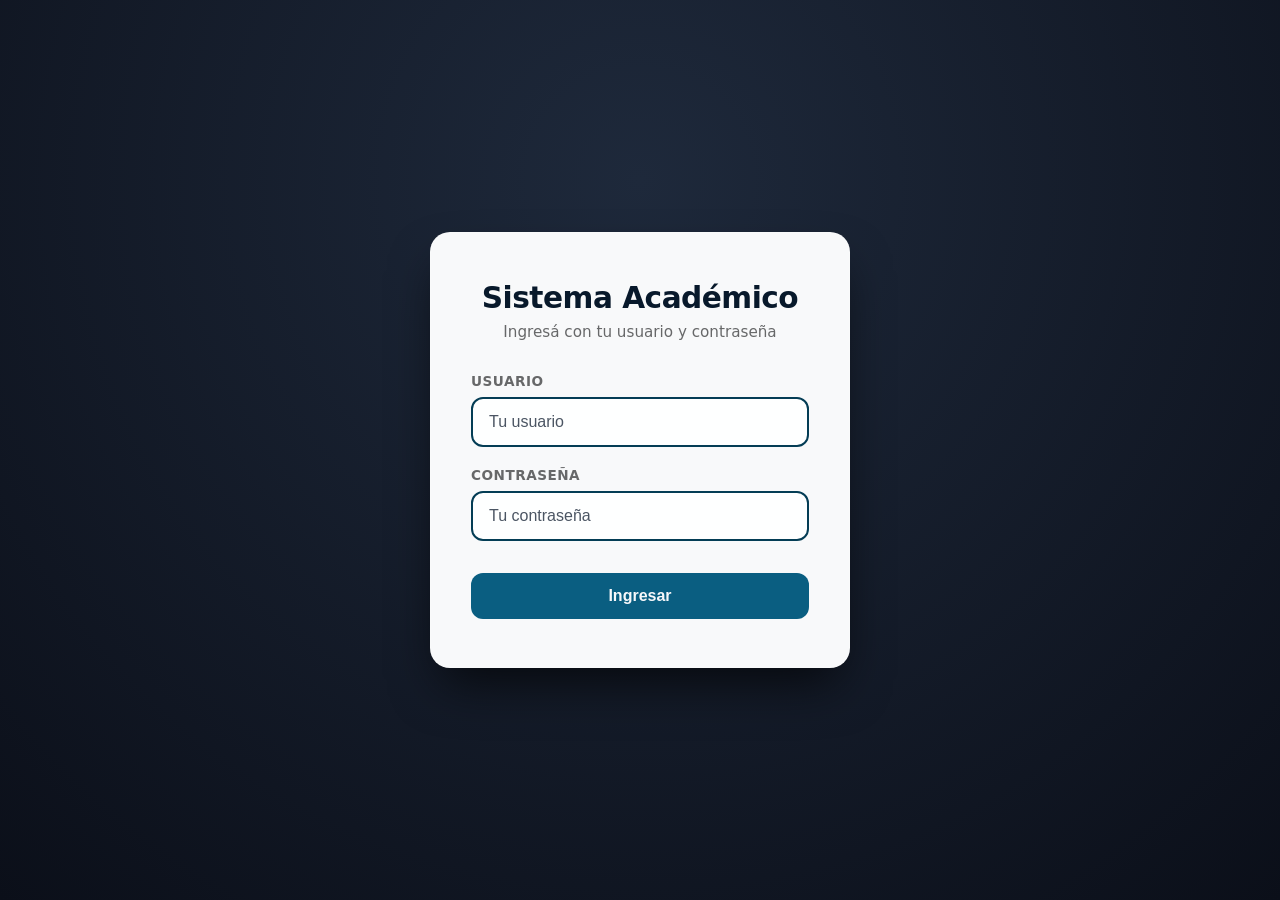
<file: progra-tp/Front/index.html>
<!DOCTYPE html>
<html lang="es">
<head>
    <meta charset="UTF-8">
    <title>Sistema Académico</title>
    <link rel="stylesheet" href="CSS/main.css">
    <script src="JS/auth.js"></script>
    <script src="JS/alumno.js" defer></script>
</head>
<body>
    <div class="layout-container">
        <!-- BARRA LATERAL (Fija en todo momento) -->
        <aside class="sidebar">
            <div class="brand">
                <h2>Panel Académico</h2>
            </div>
            <nav class="menu">
                <button class="nav-btn active" onclick="navegarA('alumnos')">
                    📚 Alumnos
                </button>
                <button class="nav-btn" onclick="window.location.href='notas.html'">
                    📝 Notas
                </button>
                <button class="nav-btn" onclick="window.location.href='estadisticas.html'">
                    📊 Estadísticas
                </button>
                <button class="nav-btn btn-logout" onclick="cerrarSesion()">
                    🚪 Cerrar Sesión
                </button>
            </nav>
        </aside>

        <!-- CONTENIDO PRINCIPAL -->
        <main class="main-content">
            <header class="top-header">
                <h1 id="tituloSeccion">Listado de Alumnos</h1>
            </header>

            <!-- BARRA DE ACCIONES -->
            <div class="acciones-bar">
                <button type="button" class="btn-accion btn-accion-registrar" onclick="abrirModalRegistrar()">
                    <span class="btn-icono">＋</span> Registrar alumno
                </button>
                <button type="button" id="btnEditar" class="btn-accion btn-accion-editar" onclick="abrirModalEditar()" disabled>
                    <span class="btn-icono">✎</span> Editar
                </button>
                <button type="button" id="btnEliminar" class="btn-accion btn-accion-eliminar" onclick="abrirModalEliminar()" disabled>
                    <span class="btn-icono">🗑</span> Eliminar
                </button>
                <span id="seleccionInfo" class="seleccion-info">Seleccioná un alumno de la tabla para editar o eliminar</span>
            </div>

            <section id="vistaDinamica">
                <table class="table-custom">
                    <thead>
                        <tr>
                            <th>Legajo</th>
                            <th>Nombre</th>
                            <th>Apellido</th>
                            <th>Dni</th>
                            <th>Email</th>
                        </tr>
                    </thead>
                    <tbody id="lista-alumnos">
                        <!-- Se llena mediante JavaScript -->
                    </tbody>
                </table>
            </section>
        </main>
    </div>

    <!-- MODAL: REGISTRAR / EDITAR ALUMNO -->
    <div id="modalAlumno" class="modal-overlay">
        <div class="modal-card">
            <div class="modal-header">
                <h2 id="tituloModalAlumno">Registrar Alumno</h2>
                <button type="button" class="modal-close" onclick="cerrarModalAlumno()" aria-label="Cerrar">✕</button>
            </div>
            <form id="formAlumno">
                <div class="form-grid">
                    <div class="form-group form-group-full">
                        <label for="legajo">Legajo</label>
                        <input
                         type="text"
                            id="legajo"
                        maxlength="6"
                pattern="L-[0-9]{4}"
                    title="El legajo debe tener el formato L-0001"
                        placeholder="L-0001"
                        required
                        >
                    </div>
                    <div class="form-group">
                        <label for="nombre">Nombre</label>
                        <input type="text" id="nombre" maxlength="50" required>
                    </div>
                    <div class="form-group">
                        <label for="apellido">Apellido</label>
                        <input type="text" id="apellido" maxlength="50" required>
                    </div>
                    <div class="form-group">
                        <label for="dni">DNI</label>
                        <input type="text" id="dni" maxlength="10" inputmode="numeric" pattern="[0-9]{7,10}" title="Solo números, sin puntos" required>
                    </div>
                    <div class="form-group">
                        <label for="email">Email</label>
                        <input type="email" id="email" maxlength="120" required>
                    </div>
                    <div class="form-group form-group-full campo-cuenta">
                    <label for="carrera">Carrera</label>
                    <select id="carrera" required>
                     <option value="">Cargando carreras...</option>
                    </select>
                     <small class="form-ayuda">Se inscribe al alumno y se le asignan las materias de esa carrera</small>
                    </div>
                    <div class="form-group campo-cuenta">
                        <label for="nombreUsuario">Usuario</label>
                        <input type="text" id="nombreUsuario" maxlength="50" required>
                    </div>
                    <div class="form-group campo-cuenta">
                        <label for="password">Contraseña</label>
                        <input type="password" id="password" minlength="6" required>
                        <small class="form-ayuda">Mínimo 6 caracteres</small>
                    </div>
                </div>
                <p id="avisoEdicion" class="form-aviso">El usuario y la contraseña no se modifican desde la edición.</p>
                <div class="modal-actions">
                    <button type="button" class="btn-secondary" onclick="cerrarModalAlumno()">Cancelar</button>
                    <button type="submit" id="btnGuardar" class="btn-primary">Guardar</button>
                </div>
            </form>
        </div>
    </div>

    <!-- MODAL: CONFIRMAR ELIMINACIÓN -->
    <div id="modalEliminar" class="modal-overlay">
        <div class="modal-card modal-confirm">
            <div class="confirm-icono">⚠</div>
            <h2>¿Estás seguro de eliminar?</h2>
            <p id="textoEliminar">Esta acción no se puede deshacer.</p>
            <div class="modal-actions modal-actions-center">
                <button type="button" class="btn-secondary" onclick="cerrarModalEliminar()">Cancelar</button>
                <button type="button" id="btnConfirmarEliminar" class="btn-danger" onclick="confirmarEliminar()">Sí, eliminar</button>
            </div>
        </div>
    </div>

    <!-- AVISOS -->
    <div id="toast" class="toast"></div>
</body>
</html>
</file>
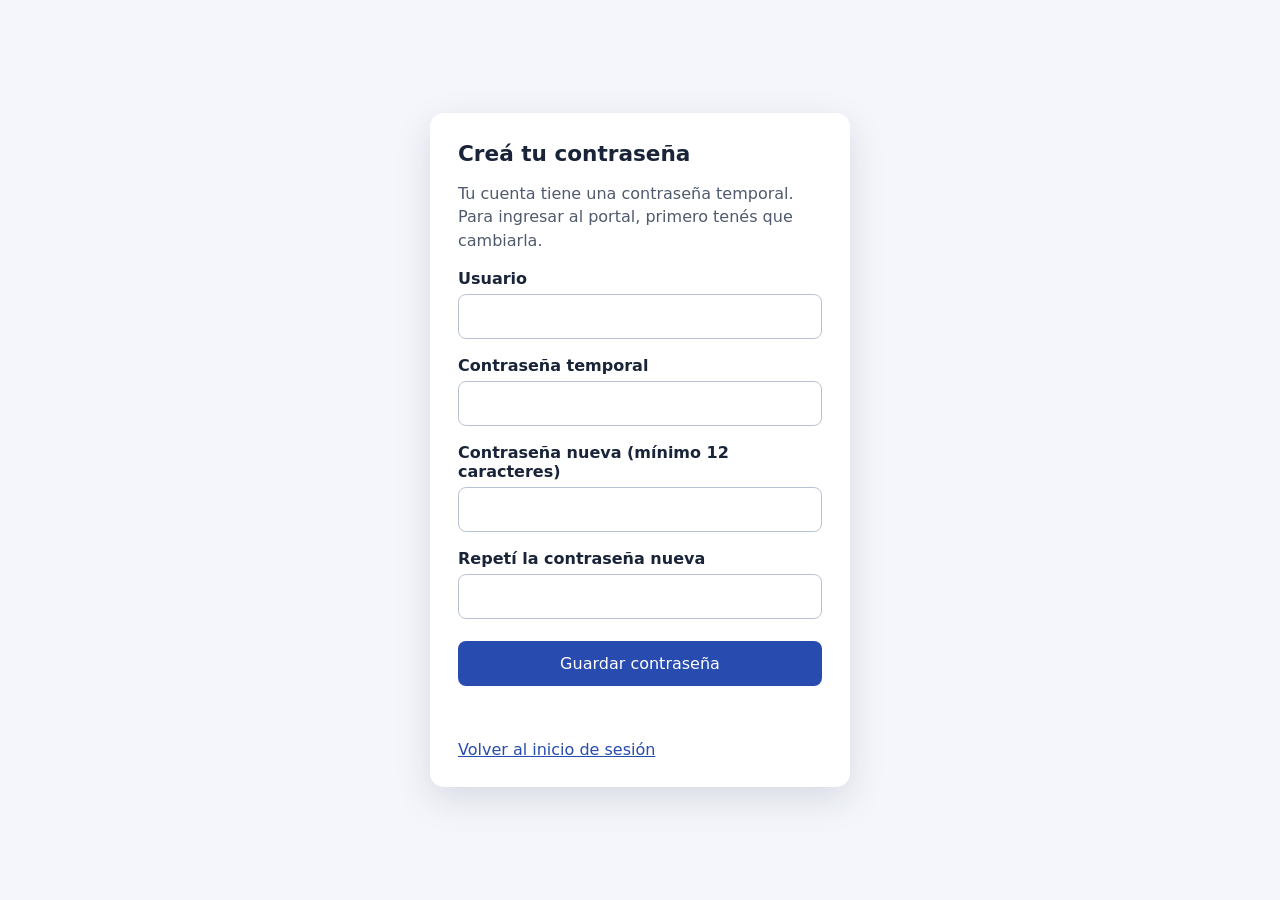
<file: progra-tp/Front/cambiar-password.html>
<!DOCTYPE html>
<html lang="es">
<head>
    <meta charset="UTF-8">
    <meta name="viewport" content="width=device-width, initial-scale=1.0">
    <title>Primer ingreso | Sistema Académico</title>
    <style>
        * { box-sizing: border-box; }
        body { background: #f4f6fb; margin: 0; font: 16px system-ui, sans-serif; min-height: 100vh; display: grid; place-items: center; color: #192439; }
        main { background: white; width: min(92vw, 420px); padding: 28px; border-radius: 14px; box-shadow: 0 12px 36px #18233a20; }
        h1 { font-size: 1.35rem; margin: 0 0 9px; }
        p { line-height: 1.45; color: #4f5a6d; }
        label { display: block; margin-top: 17px; margin-bottom: 6px; font-weight: 600; }
        input { width: 100%; padding: 12px; border: 1px solid #b9c2d4; border-radius: 8px; font: inherit; }
        button { width: 100%; background: #284baf; color: white; border: none; border-radius: 8px; padding: 13px; margin-top: 22px; font: inherit; cursor: pointer; }
        button:disabled { opacity: .65; cursor: wait; }
        #mensaje { min-height: 24px; margin-top: 14px; }
        a { color: #284baf; }
    </style>
</head>
<body>
    <main>
        <h1>Creá tu contraseña</h1>
        <p>Tu cuenta tiene una contraseña temporal. Para ingresar al portal, primero tenés que cambiarla.</p>
        <form id="form-cambio">
            <label for="usuario">Usuario</label>
            <input id="usuario" autocomplete="username" required>
            <label for="temporal">Contraseña temporal</label>
            <input id="temporal" type="password" autocomplete="current-password" required>
            <label for="nueva">Contraseña nueva (mínimo 12 caracteres)</label>
            <input id="nueva" type="password" autocomplete="new-password" minlength="12" required>
            <label for="confirmar">Repetí la contraseña nueva</label>
            <input id="confirmar" type="password" autocomplete="new-password" minlength="12" required>
            <button type="submit" id="guardar">Guardar contraseña</button>
        </form>
        <p id="mensaje" role="status" aria-live="polite"></p>
        <a href="login.html">Volver al inicio de sesión</a>
    </main>
    <script>
        const formulario = document.getElementById("form-cambio");
        const mensaje = document.getElementById("mensaje");
        const guardar = document.getElementById("guardar");
        document.getElementById("usuario").value = sessionStorage.getItem("usuarioCambioPassword") || "";

        formulario.addEventListener("submit", async e => {
            e.preventDefault();
            const usuario = document.getElementById("usuario").value.trim();
            const passwordTemporal = document.getElementById("temporal").value;
            const passwordNueva = document.getElementById("nueva").value;
            const confirmar = document.getElementById("confirmar").value;
            mensaje.textContent = "";
            if (passwordNueva !== confirmar) {
                mensaje.textContent = "Las contraseñas nuevas no coinciden.";
                return;
            }
            if (passwordNueva.length < 12) {
                mensaje.textContent = "La contraseña nueva necesita al menos 12 caracteres.";
                return;
            }
            guardar.disabled = true;
            try {
                const respuesta = await fetch("http://localhost:5074/api/PrimerIngreso/cambiar-password", {
                    method: "POST",
                    headers: { "Content-Type": "application/json" },
                    body: JSON.stringify({ usuario, passwordTemporal, passwordNueva })
                });
                if (!respuesta.ok) {
                    const error = await respuesta.text();
                    throw new Error(error || `Error ${respuesta.status}`);
                }
                sessionStorage.removeItem("usuarioCambioPassword");
                mensaje.textContent = "Contraseña actualizada. Volvé a iniciar sesión con tu contraseña nueva.";
                formulario.reset();
                setTimeout(() => { window.location.href = "login.html"; }, 1600);
            } catch (err) {
                mensaje.textContent = "No se pudo cambiar la contraseña. Revisá la contraseña temporal y que la API esté ejecutándose.";
                console.error(err);
            } finally {
                guardar.disabled = false;
            }
        });
    </script>
</body>
</html>
</file>
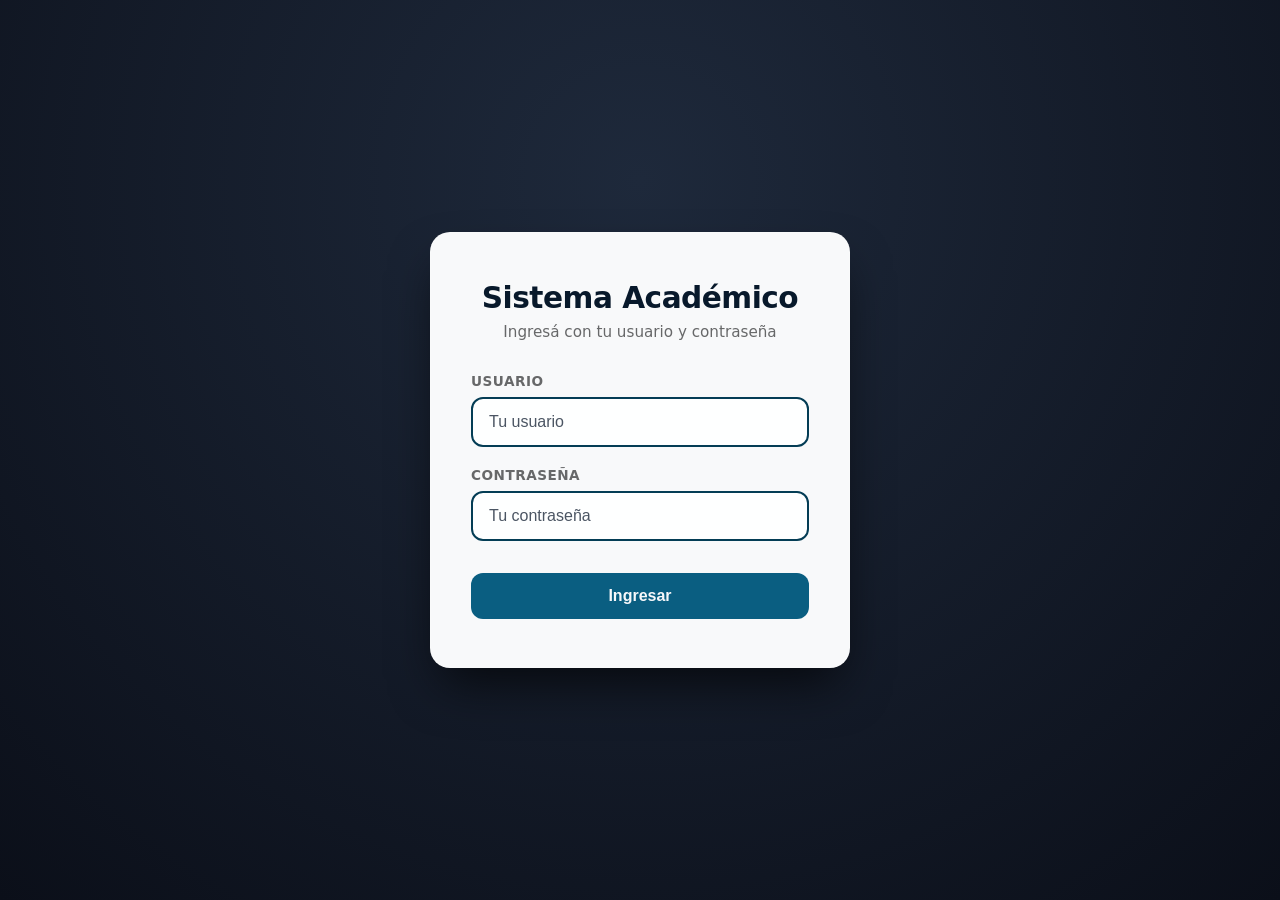
<file: progra-tp/Front/estadisticas.html>
<!DOCTYPE html>
<html lang="es">
<head>
    <meta charset="UTF-8">
    <title>Estadísticas | Sistema Académico</title>
    <link rel="stylesheet" href="CSS/main.css">
    <script src="JS/auth.js"></script>
    <script src="JS/estadisticas.js" defer></script>
</head>
<body>
    <div class="layout-container">
        <!-- BARRA LATERAL -->
        <aside class="sidebar">
            <div class="brand">
                <h2>Panel Académico</h2>
            </div>
            <nav class="menu">
                <button class="nav-btn" onclick="window.location.href='index.html'">
                    📚 Alumnos
                </button>
                <button class="nav-btn" onclick="window.location.href='notas.html'">
                    📝 Notas
                </button>
                <button class="nav-btn active" onclick="window.location.href='estadisticas.html'">
                    📊 Estadísticas
                </button>
                <button class="nav-btn btn-logout" onclick="cerrarSesion()">
                    🚪 Cerrar Sesión
                </button>
            </nav>
        </aside>

        <!-- CONTENIDO PRINCIPAL -->
        <main class="main-content">
            <header class="top-header">
                <h1 id="tituloSeccion">Estadísticas Académicas</h1>
            </header>

            <!-- TARJETAS RESUMEN -->
            <section class="stats-grid">
                <div class="stat-card">
                    <h3>Alumnos Registrados</h3>
                    <div class="stat-value" id="totalAlumnos">0</div>
                </div>
                <div class="stat-card danger">
                    <h3>Porcentaje de Desaprobados</h3>
                    <div class="stat-value" id="porcentajeDesaprobados">0%</div>
                </div>
            </section>

            <!-- TABLA DE PROMEDIOS POR ALUMNO -->
            <section>
                <h2 class="section-subtitle">Promedio por Alumno</h2>
                <table class="table-custom">
                    <thead>
                        <tr>
                            <th>Legajo</th>
                            <th>Nombre</th>
                            <th>Apellido</th>
                            <th>Promedio</th>
                        </tr>
                    </thead>
                    <tbody id="tablaPromedios"></tbody>
                </table>
            </section>
        </main>
    </div>
</body>
</html>
</file>
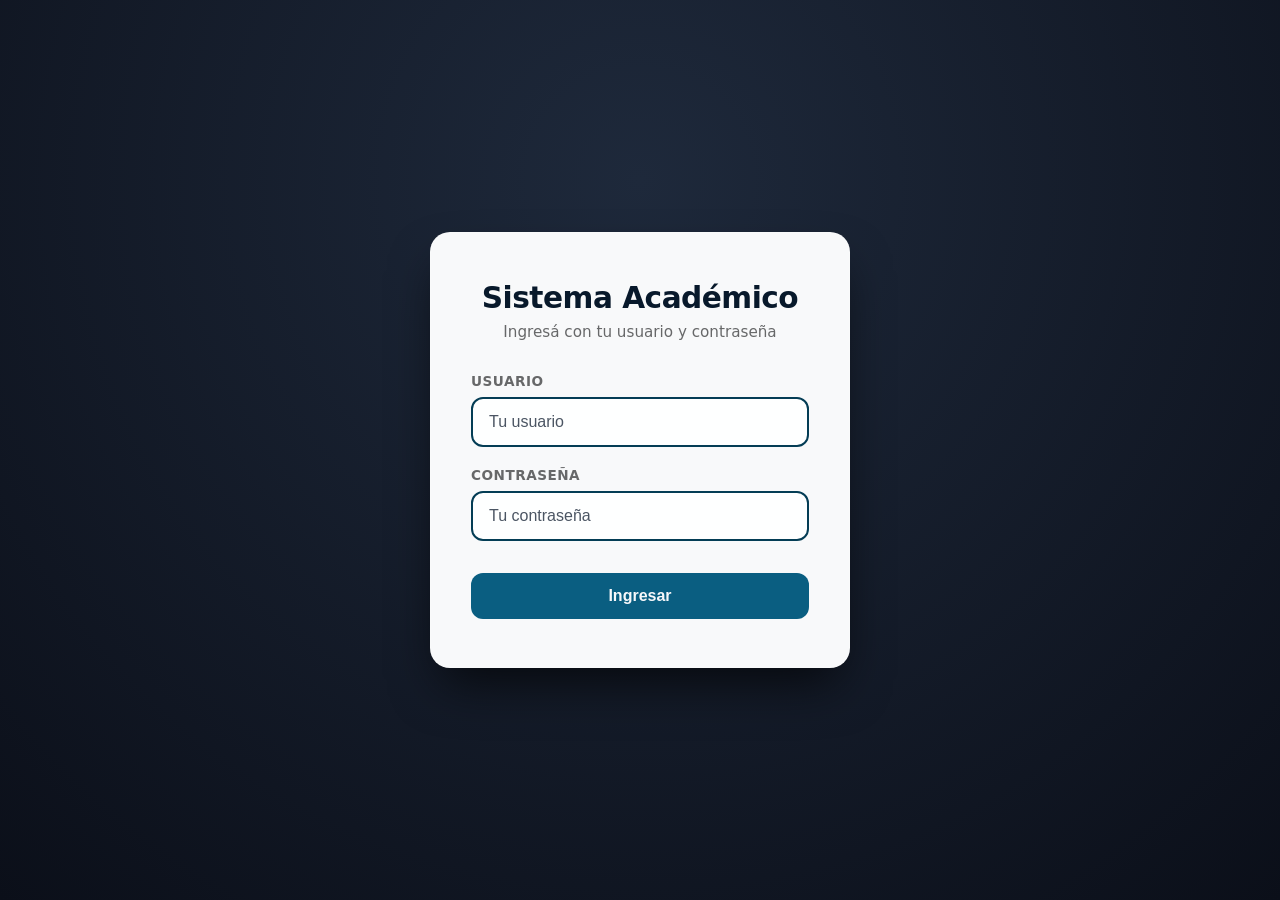
<file: progra-tp/Front/login.html>
<!DOCTYPE html>
<html lang="es">
<head>
    <meta charset="UTF-8">
    <meta name="viewport" content="width=device-width, initial-scale=1.0">
    <title>Iniciar sesión | Sistema Académico</title>
    <link rel="stylesheet" href="CSS/login.css">
    <script src="JS/loginpruba.js" defer></script>
</head>
<body>
    <main class="login-card">
        <header class="login-header">
            <h1>Sistema Académico</h1>
            <p>Ingresá con tu usuario y contraseña</p>
        </header>

        <form id="form-login" class="login-form" autocomplete="on">
            <div class="campo">
                <label for="usuario">Usuario</label>
                <input type="text" id="usuario" name="usuario" placeholder="Tu usuario" autocomplete="username" required>
            </div>

            <div class="campo">
                <label for="contrasena">Contraseña</label>
                <input type="password" id="contrasena" name="contrasena" placeholder="Tu contraseña" autocomplete="current-password" required>
            </div>

            <button type="submit" id="btn-ingresar"  class="btn-ingresar">Ingresar</button>
        </form>
    </main>
</body>
</html>
</file>
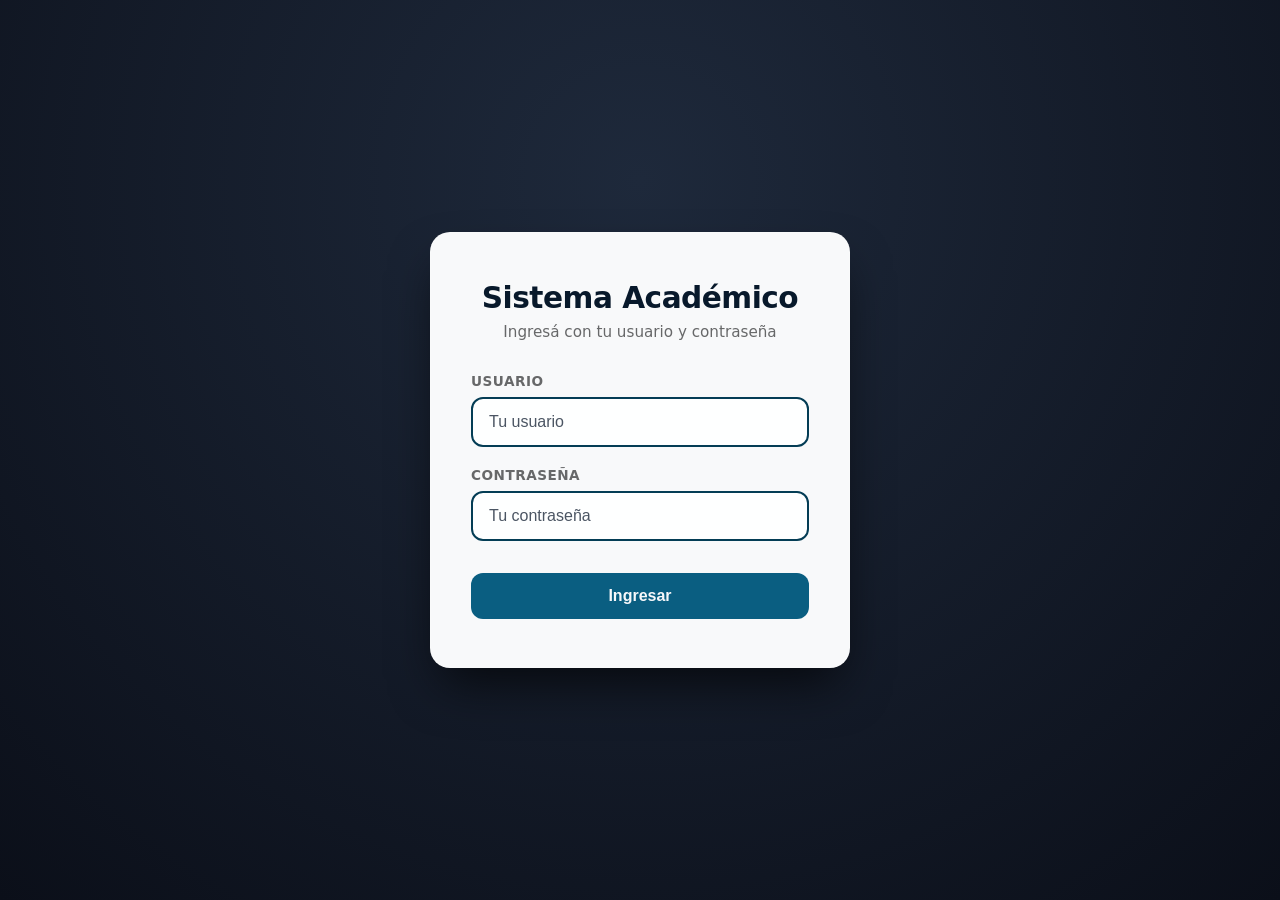
<file: progra-tp/Front/notas.html>
<!DOCTYPE html>
<html lang="es">
<head>
    <meta charset="UTF-8">
    <title>Notas | Sistema Académico</title>
    <link rel="stylesheet" href="CSS/main.css">
    <link rel="stylesheet" href="CSS/notas.css">
    <script src="JS/notas.js" defer></script>
</head>
<body>
    <div class="layout-container">
        <aside class="sidebar">
            <div class="brand">
                <h2>Panel Académico</h2>
            </div>
            <nav class="menu">
                <button class="nav-btn" onclick="window.location.href='index.html'">
                    📚 Alumnos
                </button>
                <button class="nav-btn active" onclick="window.location.href='notas.html'">
                    📝 Notas
                </button>
                <button class="nav-btn" onclick="window.location.href='estadisticas.html'">
                    📊 Estadísticas
                </button>
                <button class="nav-btn btn-logout" onclick="cerrarSesion()">
                    🚪 Cerrar Sesión
                </button>
            </nav>
        </aside>

        <main class="main-content">
            <header class="top-header">
                <h1 id="tituloSeccion">Notas de los Alumnos</h1>
            </header>

            <section id="vistaNotas">
                <div class="barra-notas">
                    <input type="search" id="buscador" class="campo-notas" placeholder="Buscar por legajo, alumno o materia">
                    <button id="btnNuevaNota" class="btn-notas">Nueva nota</button>
                </div>

                <table class="table-custom">
                    <thead>
                        <tr>
                            <th>Legajo</th>
                            <th>Alumno</th>
                            <th>Notas cargadas</th>
                            <th></th>
                        </tr>
                    </thead>
                    <tbody id="tablaNotas"></tbody>
                </table>
            </section>
        </main>
    </div>

    <!-- MODAL: NUEVA / EDITAR NOTA -->
    <div id="modalNota" class="modal-notas">
        <div class="modal-notas-caja">
            <h3 id="tituloModal">Nueva nota</h3>

            <label>Alumno</label>
            <select id="selAlumno" class="campo-notas"></select>

            <label>Materia</label>
            <select id="selMateria" class="campo-notas"></select>

            <label>Tipo</label>
            <select id="selTipo" class="campo-notas">
                <option value="PARCIAL 1">Parcial 1</option>
                <option value="PARCIAL 2">Parcial 2</option>
                <option value="RECUPERATORIO">Recuperatorio</option>
                <option value="FINAL">Final</option>
            </select>

            <label>Nota (1 a 10)</label>
            <input type="number" id="inputValor" class="campo-notas" min="1" max="10" step="0.5">

            <label>Fecha</label>
            <input type="date" id="inputFecha" class="campo-notas">

            <div class="botones-modal">
                <button id="btnCancelar" class="btn-notas gris">Cancelar</button>
                <button id="btnGuardar" class="btn-notas">Guardar</button>
            </div>
        </div>
    </div>

    <!-- MODAL: CONFIRMAR ELIMINAR -->
    <div id="modalEliminar" class="modal-notas">
        <div class="modal-notas-caja">
            <h3>Eliminar nota</h3>
            <p id="textoEliminar"></p>
            <div class="botones-modal">
                <button id="btnCancelarEliminar" class="btn-notas gris">No, volver</button>
                <button id="btnConfirmarEliminar" class="btn-notas eliminar">Sí, eliminar</button>
            </div>
        </div>
    </div>

    <div id="mensaje" class="mensaje"></div>

    <script src="JS/auth.js"></script>
</body>
</html>
</file>
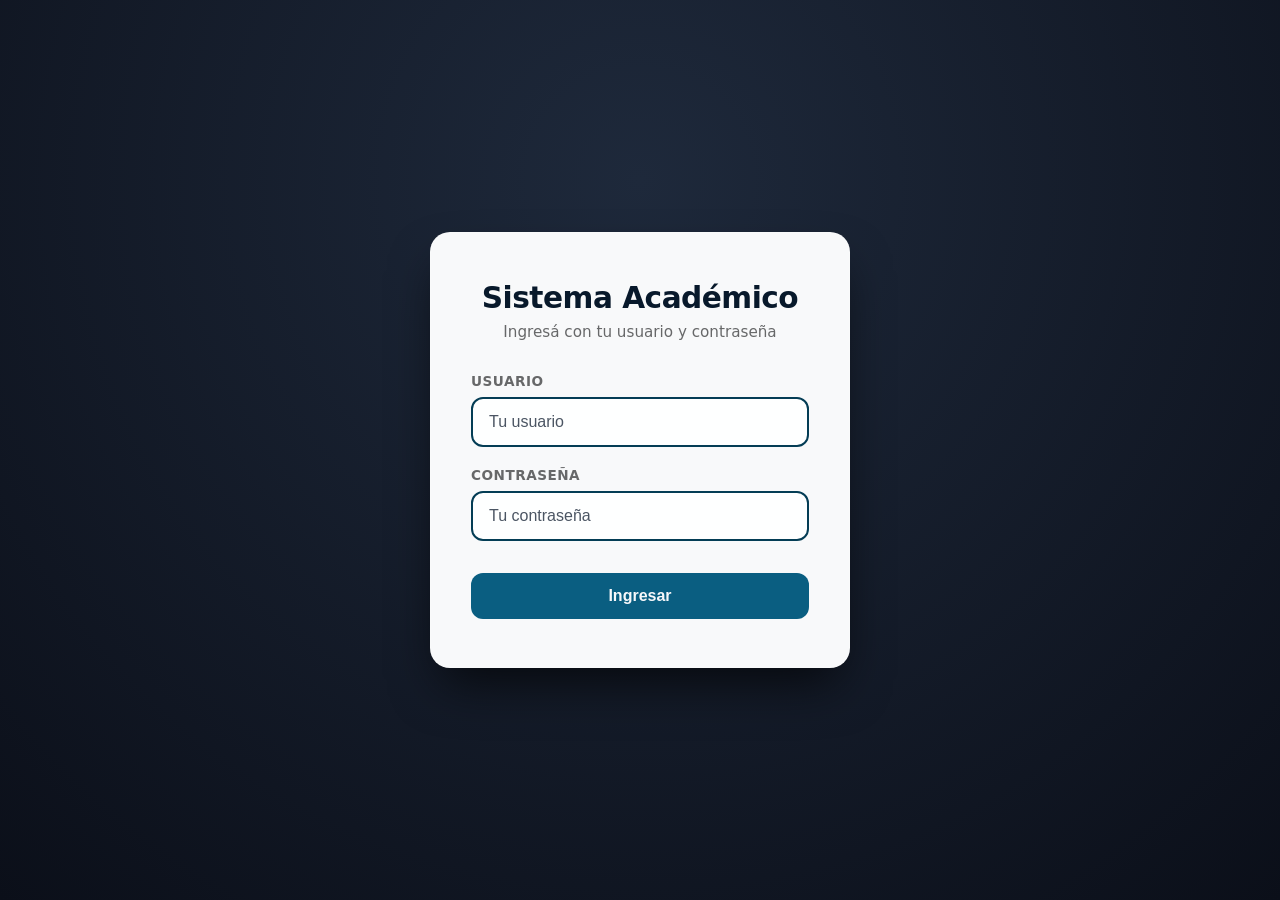
<file: progra-tp/Front/portal-alumno.html>
<!DOCTYPE html>
<html lang="es">
<head>
    <meta charset="UTF-8">
    <meta name="viewport" content="width=device-width, initial-scale=1.0">
    <title>Portal del Alumno | Sistema Académico</title>
    <link rel="stylesheet" href="CSS/portal-alumno.css">
</head>
<body>
    <div class="dashboard-layout">
        <!-- BARRA LATERAL (MENÚ) -->
        <aside class="sidebar">
            <div class="sidebar-header">
                <h2>Sistema Académico</h2>
                <span class="rol-badge">Portal Alumno</span>
            </div>

            <nav class="sidebar-nav">
                <button class="nav-btn activo" data-seccion="inicio">📊 Resumen General</button>
                <button class="nav-btn" data-seccion="materias">📚 Mis Materias</button>
                <button class="nav-btn" data-seccion="notas">📝 Mis Notas</button>
                
                <button class="nav-btn" data-seccion="contacto">✉️ Contacto y Profesores</button>
                <button class="nav-btn" data-seccion="tramites">📄 Trámites</button>
            </nav>

            <div class="sidebar-footer">
                <a href="login.html" id="btn-abrir-logout" class="btn-salir">Cerrar Sesión</a>
            </div>
        </aside>

        <!-- ÁREA PRINCIPAL DE CONTENIDO -->
        <main class="main-content">
            <header class="topbar">
                <div>
                    <h1 id="titulo-seccion">Resumen General</h1>
                    <p class="subtitulo">Bienvenido de nuevo, <strong id="nombre-alumno">...</strong> (Legajo #<span id="legajo-alumno">...</span>)</p>
                </div>
            </header>

            <!-- SECCIÓN 1: INICIO / RESUMEN -->
            <section id="sec-inicio" class="seccion-vista activa">
                <div class="cards-resumen">
                    <div class="stat-card">
                        <span class="stat-label">Materias Cursando</span>
                        <strong class="stat-valor" id="stat-materias">-</strong>
                        <span class="stat-extra" id="stat-carrera"></span>
                    </div>
                    <div class="stat-card">
                        <span class="stat-label">Promedio General</span>
                        <strong class="stat-valor" id="stat-promedio">-</strong>
                    </div>
                    <div class="stat-card">
                        <span class="stat-label">Próximo Final</span>
                        <strong class="stat-valor" id="stat-proximo-final">-</strong>
                        <span class="stat-extra" id="stat-proximo-final-materia"></span>
                    </div>
                </div>

                <div class="card-tabla">
                    <h3>Actividad Reciente y Avisos</h3>
                    <p class="texto-vacio" id="texto-avisos">No tenés notificaciones pendientes. Recordá verificar las fechas de inscripción a mesas de diciembre.</p>
                </div>
            </section>

            <!-- SECCIÓN 2: MIS MATERIAS -->
            <section id="sec-materias" class="seccion-vista">
                <div class="card-tabla">
                    <h3>Materias con calificaciones (Ciclo Lectivo 2026)</h3>
                    <table>
                        <thead>
                            <tr>
                                <th>Materia</th>
                                <th>Carrera</th>
                                <th>Evaluaciones</th>
                                <th>Promedio</th>
                                <th>Estado</th>
                            </tr>
                        </thead>
                        <tbody id="tabla-materias">
                            <tr><td colspan="5" class="texto-vacio">Cargando...</td></tr>
                        </tbody>
                    </table>
                </div>
            </section>

            <!-- SECCIÓN 3: MIS NOTAS -->
            <section id="sec-notas" class="seccion-vista">
                <div class="card-tabla">
                    <h3>Seleccioná una materia para ver tus calificaciones</h3>

                    <div class="selector-materias" id="selector-materias-notas"></div>

                    <div class="detalle-notas-box">
                        <h4 id="titulo-materia-nota"></h4>
                        <table>
                            <thead>
                                <tr>
                                    <th>Instancia Evaluativa</th>
                                    <th>Fecha</th>
                                    <th>Calificación</th>
                                    <th>Condición</th>
                                </tr>
                            </thead>
                            <tbody id="tabla-detalle-notas">
                                <tr><td colspan="4" class="texto-vacio">Cargando...</td></tr>
                            </tbody>
                        </table>
                    </div>
                </div>
            </section>

        

            <!-- SECCIÓN 5: CONTACTO Y PROFESORES (solo visual) -->
            <section id="sec-contacto" class="seccion-vista">
                <div class="card-tabla">
                    <h3>Directorio de Contacto Institucional</h3>
                    <table>
                        <thead>
                            <tr>
                                <th>Área / Materia</th>
                                <th>Responsable</th>
                                <th>Correo Electrónico</th>
                            </tr>
                        </thead>
                        <tbody>
                            <tr>
                                <td><strong>Secretaría Académica</strong></td>
                                <td>Atención a Alumnos</td>
                                <td><a href="mailto:academica@universidad.edu" class="link-mail">academica@universidad.edu</a></td>
                            </tr>
                            <tr>
                                <td><strong>Mesa de Entradas / Soporte</strong></td>
                                <td>Bedelía</td>
                                <td><a href="mailto:bedelia@universidad.edu" class="link-mail">bedelia@universidad.edu</a></td>
                            </tr>
                         
                        </tbody>
                    </table>
                </div>
            </section>

            <!-- SECCIÓN 6: TRÁMITES (solo visual) -->
            <section id="sec-tramites" class="seccion-vista">
                <div class="card-tabla">
                    <h3>Solicitud de Certificados y Trámites</h3>
                    <p class="subtitulo" style="margin-bottom: 20px;">Generá constancias digitales de forma instantánea para presentar en tu trabajo o institución.</p>
                    <div class="tramites-botones">
                        <button class="btn-accion btn-tramite inscribir" onclick="solicitarTramite(this, 'Certificado de Alumno Regular')">Solicitar Certificado de Alumno Regular</button>
                        <button class="btn-accion btn-tramite inscribir" onclick="solicitarTramite(this, 'Analítico Parcial')">Solicitar Analítico Parcial</button>
                    </div>
                </div>
            </section>
        </main>
    </div>

    <!-- MODAL DE CIERRE DE SESIÓN -->
    <div id="modal-logout" class="modal-overlay">
        <div class="modal-card">
            <h3>¿Estás seguro que deseás cerrar sesión?</h3>
            <p>Se perderá cualquier cambio no guardado y volverás a la pantalla de inicio de sesión.</p>
            <div class="modal-botones">
                <button id="btn-cancelar-logout" class="modal-btn cancelar">No, volver</button>
                <button id="btn-confirmar-logout" class="modal-btn confirmar">Sí, cerrar sesión</button>
            </div>
        </div>
    </div>

    <!-- AVISOS -->
    <div id="toast" class="toast"></div>

    <script src="JS/portal-alumno.js"></script>
</body>
</html>
</file>
<file: progra-tp/Front/CSS/main.css>
* {
    margin: 0;
    padding: 0;
    box-sizing: border-box;
    font-family: 'Segoe UI', Tahoma, Geneva, Verdana, sans-serif;
}

.layout-container {
    display: flex;
    height: 100vh;
    width: 100vw;
    overflow: hidden;
}

/* Sidebar a la izquierda */
.sidebar {
    width: 260px;
    background-color: #1e293b;
    color: white;
    display: flex;
    flex-direction: column;
    padding: 20px;
}

.brand h2 {
    font-size: 1.2rem;
    margin-bottom: 30px;
    text-align: center;
    color: #38bdf8;
}

.menu {
    display: flex;
    flex-direction: column;
    gap: 10px;
}

.nav-btn {
    background: none;
    border: none;
    color: #cbd5e1;
    padding: 12px 16px;
    text-align: left;
    font-size: 1rem;
    border-radius: 8px;
    cursor: pointer;
    transition: all 0.2s ease;
}

.nav-btn:hover, .nav-btn.active {
    background-color: #334155;
    color: #ffffff;
}

.btn-logout {
    margin-top: auto;
    background-color: #ef4444;
    color: white;
}

.btn-logout:hover {
    background-color: #dc2626;
}

/* Área central de contenido */
.main-content {
    flex: 1;
    background-color: #f8fafc;
    padding: 30px;
    overflow-y: auto;
}

.top-header {
    margin-bottom: 25px;
}

/* Estilos de tablas */
.table-custom {
    width: 100%;
    border-collapse: collapse;
    background: white;
    border-radius: 8px;
    overflow: hidden;
    box-shadow: 0 4px 6px -1px rgba(0, 0, 0, 0.1);
}

.table-custom th, .table-custom td {
    padding: 14px 18px;
    text-align: left;
    border-bottom: 1px solid #e2e8f0;
}

.table-custom th {
    background-color: #0f172a;
    color: white;
}

/* ------------------------------------------ */

/* Cabecera con botón a la derecha */
.top-header {
    display: flex;
    justify-content: space-between;
    align-items: center;
    margin-bottom: 25px;
}

/* Botones de acción */
.btn-primary {
    background-color: #0284c7;
    color: white;
    border: none;
    padding: 10px 18px;
    border-radius: 8px;
    font-size: 0.95rem;
    font-weight: 600;
    cursor: pointer;
    transition: background-color 0.2s ease;
}

.btn-primary:hover {
    background-color: #0369a1;
}

.btn-edit {
    background-color: #334155;
    color: white;
    border: none;
    padding: 6px 12px;
    border-radius: 6px;
    font-size: 0.85rem;
    cursor: pointer;
    margin-right: 6px;
    transition: background-color 0.2s ease;
}

.btn-edit:hover {
    background-color: #1e293b;
}

.btn-delete {
    background-color: #ef4444;
    color: white;
    border: none;
    padding: 6px 12px;
    border-radius: 6px;
    font-size: 0.85rem;
    cursor: pointer;
    transition: background-color 0.2s ease;
}

.btn-delete:hover {
    background-color: #dc2626;
}

.btn-secondary {
    background-color: #cbd5e1;
    color: #0f172a;
    border: none;
    padding: 10px 18px;
    border-radius: 8px;
    font-size: 0.95rem;
    font-weight: 600;
    cursor: pointer;
}

.btn-secondary:hover {
    background-color: #94a3b8;
}

.btn-danger {
    background-color: #ef4444;
    color: white;
    border: none;
    padding: 10px 18px;
    border-radius: 8px;
    font-size: 0.95rem;
    font-weight: 600;
    cursor: pointer;
    transition: background-color 0.2s ease;
}

.btn-danger:hover {
    background-color: #dc2626;
}

.btn-primary:disabled, .btn-danger:disabled {
    opacity: 0.6;
    cursor: wait;
}

/* ---------- Barra de acciones (Registrar / Editar / Eliminar) ---------- */
.acciones-bar {
    display: flex;
    align-items: center;
    flex-wrap: wrap;
    gap: 12px;
    margin-bottom: 20px;
}

.btn-accion {
    display: inline-flex;
    align-items: center;
    gap: 8px;
    border: none;
    padding: 11px 20px;
    border-radius: 10px;
    font-size: 0.95rem;
    font-weight: 600;
    color: white;
    cursor: pointer;
    box-shadow: 0 2px 4px rgba(15, 23, 42, 0.15);
    transition: transform 0.15s ease, box-shadow 0.15s ease, background-color 0.2s ease, opacity 0.2s ease;
}

.btn-accion:hover:not(:disabled) {
    transform: translateY(-2px);
    box-shadow: 0 6px 14px rgba(15, 23, 42, 0.2);
}

.btn-accion:active:not(:disabled) {
    transform: translateY(0);
}

.btn-accion:disabled {
    opacity: 0.45;
    cursor: not-allowed;
    box-shadow: none;
}

.btn-icono {
    display: inline-flex;
    align-items: center;
    justify-content: center;
    width: 22px;
    height: 22px;
    border-radius: 50%;
    background: rgba(255, 255, 255, 0.2);
    font-size: 0.85rem;
}

.btn-accion-registrar { background: linear-gradient(135deg, #10b981, #059669); }
.btn-accion-editar    { background: linear-gradient(135deg, #0ea5e9, #0284c7); }
.btn-accion-eliminar  { background: linear-gradient(135deg, #f87171, #dc2626); }

.seleccion-info {
    margin-left: auto;
    font-size: 0.88rem;
    color: #64748b;
}

/* Filas seleccionables */
#lista-alumnos tr {
    cursor: pointer;
    transition: background-color 0.15s ease;
}

#lista-alumnos tr:hover {
    background-color: #f1f5f9;
}

#lista-alumnos tr.fila-seleccionada {
    background-color: #e0f2fe;
    box-shadow: inset 4px 0 0 #0284c7;
}

/* ---------- Modal (Pantalla emergente de formulario) ---------- */
.modal-overlay {
    position: fixed;
    inset: 0;
    background: rgba(15, 23, 42, 0.55);
    backdrop-filter: blur(3px);
    display: flex;
    align-items: center;
    justify-content: center;
    padding: 20px;
    z-index: 1000;
    opacity: 0;
    visibility: hidden;
    transition: opacity 0.2s ease, visibility 0.2s ease;
}

.modal-overlay.activo {
    opacity: 1;
    visibility: visible;
}

.modal-card {
    background: white;
    width: 100%;
    max-width: 620px;
    max-height: 90vh;
    overflow-y: auto;
    border-radius: 14px;
    padding: 28px;
    box-shadow: 0 20px 40px rgba(15, 23, 42, 0.3);
    transform: translateY(20px) scale(0.97);
    transition: transform 0.2s ease;
}

.modal-overlay.activo .modal-card {
    transform: translateY(0) scale(1);
}

.modal-header {
    display: flex;
    justify-content: space-between;
    align-items: center;
    margin-bottom: 22px;
    padding-bottom: 14px;
    border-bottom: 1px solid #e2e8f0;
}

.modal-header h2 {
    font-size: 1.3rem;
    color: #0f172a;
}

.modal-close {
    background: none;
    border: none;
    font-size: 1.1rem;
    color: #64748b;
    cursor: pointer;
    width: 32px;
    height: 32px;
    border-radius: 8px;
}

.modal-close:hover {
    background: #f1f5f9;
    color: #0f172a;
}

.form-grid {
    display: grid;
    grid-template-columns: 1fr 1fr;
    gap: 16px 18px;
}

.form-group {
    display: flex;
    flex-direction: column;
    gap: 6px;
}

.form-group label {
    font-size: 0.88rem;
    font-weight: 600;
    color: #334155;
}

.form-group input, .form-group select  {
    padding: 10px 12px;
    border: 1px solid #cbd5e1;
    border-radius: 8px;
    font-size: 0.95rem;
    transition: border-color 0.15s ease, box-shadow 0.15s ease;
}

.form-group input:focus, .form-group select:focus  {
    outline: none;
    border-color: #0284c7;
    box-shadow: 0 0 0 3px rgba(2, 132, 199, 0.18);
}

.form-ayuda {
    font-size: 0.78rem;
    color: #64748b;
}

.form-group-full {
    grid-column: 1 / -1;
}

.form-group input:read-only {
    background-color: #f1f5f9;
    color: #64748b;
    cursor: not-allowed;
}

/* Modo edición: se ocultan usuario y contraseña */
.form-aviso {
    display: none;
    margin-top: 14px;
    font-size: 0.85rem;
    color: #64748b;
}

#formAlumno.modo-edicion .campo-cuenta { display: none; }
#formAlumno.modo-edicion .form-aviso   { display: block; }

.modal-actions {
    display: flex;
    justify-content: flex-end;
    gap: 10px;
    margin-top: 26px;
}

.modal-actions-center {
    justify-content: center;
}

/* Modal de confirmación */
.modal-confirm {
    max-width: 420px;
    text-align: center;
}

.confirm-icono {
    width: 64px;
    height: 64px;
    margin: 0 auto 14px;
    border-radius: 50%;
    background: #fee2e2;
    color: #dc2626;
    font-size: 1.8rem;
    display: flex;
    align-items: center;
    justify-content: center;
}

.modal-confirm h2 {
    font-size: 1.25rem;
    color: #0f172a;
    margin-bottom: 10px;
}

.modal-confirm p {
    color: #475569;
    line-height: 1.5;
}

/* Avisos (toast) */
.toast {
    position: fixed;
    bottom: 24px;
    right: 24px;
    padding: 14px 20px;
    border-radius: 10px;
    color: white;
    font-weight: 600;
    box-shadow: 0 10px 25px rgba(15, 23, 42, 0.25);
    opacity: 0;
    transform: translateY(20px);
    pointer-events: none;
    transition: opacity 0.25s ease, transform 0.25s ease;
    z-index: 1100;
}

.toast.visible {
    opacity: 1;
    transform: translateY(0);
}

.toast.ok    { background: #059669; }
.toast.error { background: #dc2626; }

@media (max-width: 640px) {
    .form-grid { grid-template-columns: 1fr; }
    .seleccion-info { margin-left: 0; width: 100%; }
}

/* Tarjetas de Estadísticas */
.stats-grid {
    display: grid;
    grid-template-columns: repeat(auto-fit, minmax(220px, 1fr));
    gap: 20px;
    margin-bottom: 30px;
}

.stat-card {
    background: white;
    padding: 22px;
    border-radius: 10px;
    box-shadow: 0 4px 6px -1px rgba(0, 0, 0, 0.1);
    border-left: 5px solid #38bdf8;
}

.stat-card.danger {
    border-left-color: #ef4444;
}

.stat-card h3 {
    font-size: 0.9rem;
    color: #64748b;
    margin-bottom: 8px;
}

.stat-card .stat-value {
    font-size: 1.8rem;
    font-weight: 700;
    color: #0f172a;
}

.section-subtitle {
    margin-bottom: 15px;
    color: #0f172a;
    font-size: 1.15rem;
}
</file>
<file: progra-tp/Front/CSS/login.css>
:root {
    /* Paleta moderna tipo Dark/Slate UI */
    --fondo: #0b0f19;                 /* Fondo general oscuro muy elegante */
    --fondo-degraded: radial-gradient(circle at 50% 20%, #1e293b 0%, #0b0f19 100%);
    --tarjeta: #f8f9fa;               /* Gris oscuro azulado para la tarjeta */
    --primario: #0a5e81;            /* Cian brillante súper moderno para acentos */
    --primario-hover: #0ea5e9;        /* Cian más oscuro al pasar el mouse */
    --texto: #08192b;                 /* Blanco puro para títulos principales */
    --texto-suave: #676869;           /* Gris claro para subtítulos y etiquetas */
    --input-fondo: #feffff;           /* Fondo de los inputs un poquito más claro */
    --borde: #043d55;                 /* Borde sutil */
}
 
* {
    box-sizing: border-box;
    margin: 0;
    padding: 0;
}
 
body {
    min-height: 100vh;
    display: flex;
    align-items: center;
    justify-content: center;
    padding: 20px;
    background-color: var(--fondo);
    background-image: var(--fondo-degraded);
    color: var(--texto);
    font-family: "Segoe UI", system-ui, -apple-system, sans-serif;
}
 
.login-card {
    width: 100%;
    max-width: 420px;
    padding: 48px 40px;
    background-color: var(--tarjeta);
    border-radius: 20px;
    /* Sombra profunda y difuminada con un toque de brillo sutil */
    box-shadow: 0 25px 50px -12px rgba(0, 0, 0, 0.7);
    border: 1px solid rgba(255, 255, 255, 0.08);
}
 
.login-header {
    margin-bottom: 32px;
    text-align: center;
}
 
.login-header h1 {
    margin-bottom: 8px;
    font-size: 1.85rem;
    font-weight: 700;
    color: var(--texto);
    letter-spacing: -0.5px;
}
 
.login-header p {
    font-size: 0.95rem;
    color: var(--texto-suave);
}
 
.campo {
    margin-bottom: 20px;
}
 
.campo label {
    display: block;
    margin-bottom: 8px;
    font-size: 0.85rem;
    font-weight: 600;
    color: var(--texto-suave);
    text-transform: uppercase;
    letter-spacing: 0.5px;
}
 
.campo input {
    width: 100%;
    padding: 14px 16px;
    font-size: 1rem;
    color: var(--texto);
    background-color: var(--input-fondo);
    border: 2px solid var(--borde); /* <-- Cambialo de 1px a 2px acá */
    border-radius: 12px;
    transition: all 0.25s ease;
}
 
.campo input::placeholder {
    color: #4b5563;
}
 
.campo input:focus {
    outline: none;
    border-color: var(--primario);
    background-color: #97b6f5;
    box-shadow: 0 0 0 4px rgba(56, 189, 248, 0.15);
}
 
.btn-ingresar {
    width: 100%;
    margin-top: 12px;
    padding: 14px;
    font-size: 1rem;
    font-weight: 600;
    color: #f7f8fa;                   /* Texto oscuro sobre el botón brillante */
    background-color: var(--primario);
    border: none;
    border-radius: 12px;
    cursor: pointer;
    transition: all 0.2s ease;
}
 
.btn-ingresar:hover {
    background-color: var(--primario-hover);
    transform: translateY(-2px);
    box-shadow: 0 10px 20px -10px rgba(56, 189, 248, 0.5);
}
 
.btn-ingresar:active {
    transform: translateY(0);
}
 
.btn-ingresar:focus-visible {
    outline: 3px solid rgba(56, 189, 248, 0.4);
    outline-offset: 2px;
}
</file>
<file: progra-tp/Front/CSS/notas.css>
.barra-notas {
    display: flex;
    flex-wrap: wrap;
    gap: 12px;
    align-items: center;
    margin-bottom: 20px;
}

.barra-notas .campo-notas {
    flex: 1;
    min-width: 220px;
}

.campo-notas {
    padding: 10px 14px;
    border: 1px solid #cbd5e1;
    border-radius: 8px;
    font-size: 0.95rem;
    font-family: inherit;
}

.btn-notas {
    padding: 10px 16px;
    border: none;
    border-radius: 8px;
    font-weight: 600;
    font-size: 0.9rem;
    cursor: pointer;
    background: #2563eb;
    color: #ffffff;
}

.btn-notas.editar {
    background: #e0f2fe;
    color: #0369a1;
    padding: 6px 12px;
}

.btn-notas.eliminar {
    background: #fee2e2;
    color: #b91c1c;
}

.btn-notas.chico {
    padding: 6px 12px;
}

.btn-notas.gris {
    background: #e2e8f0;
    color: #334155;
}


.modal-notas {
    display: none;
    position: fixed;
    top: 0;
    left: 0;
    width: 100%;
    height: 100%;
    background: rgba(0, 0, 0, 0.5);
    justify-content: center;
    align-items: center;
    z-index: 2000;
}

.modal-notas.abierto {
    display: flex;
}

.modal-notas-caja {
    background: #ffffff;
    padding: 28px;
    border-radius: 12px;
    width: 90%;
    max-width: 420px;
    display: flex;
    flex-direction: column;
    gap: 8px;
}

.modal-notas-caja h3 {
    margin-bottom: 8px;
}

.modal-notas-caja label {
    font-size: 0.85rem;
    font-weight: 600;
    color: #64748b;
}

.botones-modal {
    display: flex;
    gap: 10px;
    justify-content: flex-end;
    margin-top: 16px;
}

.mensaje {
    display: none;
    position: fixed;
    bottom: 30px;
    right: 30px;
    background: #1e293b;
    color: #ffffff;
    padding: 14px 20px;
    border-radius: 10px;
    border-left: 5px solid #10b981;
    z-index: 3000;
}

.mensaje.error {
    border-left-color: #ef4444;
}




.fila-alumno {
    cursor: pointer;
}

.fila-alumno td {
    border-bottom: 1px solid #e2e8f0;
}

.fila-alumno:hover td {
    background: #f1f5f9;
}

.fila-alumno.abierta td {
    background: #f1f5f9;
}

.flecha {
    width: 50px;
    text-align: center;
    color: #64748b;
}

.flecha span {
    display: inline-block;
    transition: transform 0.2s;
}

.fila-alumno.abierta .flecha span {
    transform: rotate(90deg);
}

/* ===== Contenido desplegado ===== */
.fila-detalle > td {
    padding: 0;
    background: #f8fafc;
}

.tabla-detalle {
    width: 100%;
    border-collapse: collapse;
    background: #ffffff;
}

/* Línea negra gruesa entre materias */
.tabla-detalle tr.inicio-materia td {
    border-top: 3px solid #000000;
}

/* La primera materia no necesita la línea gruesa arriba */
.tabla-detalle tbody tr:first-child td {
    border-top: 1px solid #e2e8f0;
}


/* Reserva siempre el espacio de la barra de scroll: evita que el contenido "salte" */
html {
    overflow-y: scroll;
}

/* Las columnas de la tabla principal quedan fijas aunque se despliegue un alumno */
.table-custom {
    table-layout: fixed;
    width: 100%;
}

.table-custom th:nth-child(1) { width: 15%; }
.table-custom th:nth-child(2) { width: 45%; }
.table-custom th:nth-child(3) { width: 30%; }
.table-custom th:nth-child(4) { width: 10%; }



.tabla-detalle {
    table-layout: fixed;
}

.tabla-detalle th:nth-child(1) { width: 230px; }
.tabla-detalle th:nth-child(2) { width: 160px; }
.tabla-detalle th:nth-child(3) { width: 90px; }
.tabla-detalle th:nth-child(4) { width: 130px; }
/* la columna de acciones usa el espacio que sobra */

.tabla-detalle td {
    padding: 8px 14px;
}

/* ===== Botones uno al lado del otro ===== */
.celda-acciones {
    white-space: nowrap;
}

.celda-acciones .btn-notas {
    margin-right: 6px;
}

/* ===== Nota en negrita ===== */
.tabla-detalle td.celda-nota {
    font-weight: 700;
}

/* ===== Separación entre un alumno y el siguiente ===== */
.fila-detalle > td {
    padding: 0 0 20px 0;
    background: #cbd5e1;
}

.fila-alumno td {
    border-top: 1px solid #e2e8f0;
}



.fila-detalle .tabla-detalle {
    table-layout: fixed;
    width: 100%;
}

.fila-detalle .tabla-detalle th:nth-child(1) { width: 24%; }
.fila-detalle .tabla-detalle th:nth-child(2) { width: 18%; }
.fila-detalle .tabla-detalle th:nth-child(3) { width: 12%; }
.fila-detalle .tabla-detalle th:nth-child(4) { width: 18%; }
.fila-detalle .tabla-detalle th:nth-child(5) { width: 28%; }

.fila-detalle .tabla-detalle th,
.fila-detalle .tabla-detalle td {
    padding-left: 20px;
    padding-right: 20px;
}

/* ===== Fondo del desplegable: un gris apenas más oscuro que el resto ===== */
.fila-detalle .tabla-detalle td {
    background: #f1f4f8;
}

/* ===== Columna de la nota en negrita ===== */
.fila-detalle .tabla-detalle td:nth-child(3) {
    font-weight: 700;
}



.fila-detalle .tabla-detalle th:nth-child(1) { width: 28%; }
.fila-detalle .tabla-detalle th:nth-child(2) { width: 18%; }
.fila-detalle .tabla-detalle th:nth-child(3) { width: 14%; }
.fila-detalle .tabla-detalle th:nth-child(4) { width: 18%; }
.fila-detalle .tabla-detalle th:nth-child(5) { width: 22%; }

.fila-detalle .tabla-detalle th,
.fila-detalle .tabla-detalle td {
    padding-left: 28px;
    padding-right: 28px;
}

/* ===== Acciones al final de la fila ===== */
.fila-detalle .tabla-detalle th:nth-child(5),
.fila-detalle .tabla-detalle td:nth-child(5) {
    text-align: right;
}

/* ===== Más espacio entre Editar y Eliminar ===== */
.fila-detalle .celda-acciones .btn-notas {
    margin-right: 0;
    margin-left: 16px;
}


.fila-detalle .tabla-detalle th:nth-child(1) { width: 21%; }
.fila-detalle .tabla-detalle th:nth-child(2) { width: 19%; }
.fila-detalle .tabla-detalle th:nth-child(3) { width: 19%; }
.fila-detalle .tabla-detalle th:nth-child(4) { width: 19%; }
.fila-detalle .tabla-detalle th:nth-child(5) { width: 22%; }

.fila-detalle .tabla-detalle th,
.fila-detalle .tabla-detalle td {
    padding-left: 20px;
    padding-right: 10px;
}

/* ===== "Acciones" alineado con el inicio del botón Editar ===== */
.fila-detalle .tabla-detalle th:nth-child(5),
.fila-detalle .tabla-detalle td:nth-child(5) {
    text-align: left;
}

.fila-detalle .celda-acciones .btn-notas:first-child {
    margin-left: 0;
}


.btn-notas.cargar {
    background: #dcfce7;
    color: #15803d;
    border: 1px solid #bbf7d0;
    padding: 6px 12px;
}

.btn-notas.cargar:hover {
    background: #bbf7d0;
}
</file>
<file: progra-tp/Front/CSS/portal-alumno.css>
:root {
    --fondo-oscuro: #181e2c;      /* Mismo azul oscuro del login para la barra lateral */
    --fondo-claro: #f1f5f9;       /* Fondo gris muy suave para el área de trabajo */
    --tarjeta: #ffffff;           /* Tarjetas blancas nítidas */
    --primario: #0f4c81;          /* Azul institucional */
    --acento: #0284c7;            /* Azul vibrante para detalles activos */
    --texto: #0f172a;
    --texto-suave: #64748b;
    --borde: #e2e8f0;
}

* {
    box-sizing: border-box;
    margin: 0;
    padding: 0;
}

body {
    font-family: "Segoe UI", system-ui, -apple-system, sans-serif;
    background-color: var(--fondo-claro);
    color: var(--texto);
}

.dashboard-layout {
    display: flex;
    min-height: 100vh;
}

/* BARRA LATERAL */
.sidebar {
    width: 260px;
    background-color: var(--fondo-oscuro);
    color: #ffffff;
    display: flex;
    flex-direction: column;
    padding: 28px 20px;
}

.sidebar-header {
    margin-bottom: 36px;
    padding-bottom: 20px;
    border-bottom: 1px solid rgba(255, 255, 255, 0.1);
}

.sidebar-header h2 {
    font-size: 1.25rem;
    font-weight: 700;
    margin-bottom: 8px;
}

.rol-badge {
    display: inline-block;
    font-size: 0.75rem;
    font-weight: 600;
    padding: 4px 10px;
    background-color: rgba(56, 189, 248, 0.15);
    color: #38bdf8;
    border-radius: 20px;
    text-transform: uppercase;
    letter-spacing: 0.5px;
}

.sidebar-nav {
    display: flex;
    flex-direction: column;
    gap: 8px;
    flex: 1;
}

.nav-btn {
    width: 100%;
    text-align: left;
    padding: 12px 16px;
    background: transparent;
    border: none;
    color: #cbd5e1;
    font-size: 0.95rem;
    font-weight: 500;
    border-radius: 10px;
    cursor: pointer;
    transition: all 0.2s ease;
}

.nav-btn:hover {
    background-color: rgba(255, 255, 255, 0.08);
    color: #ffffff;
}

.nav-btn.activo {
    background-color: var(--acento);
    color: #ffffff;
    font-weight: 600;
}

.sidebar-footer {
    padding-top: 20px;
    border-top: 1px solid rgba(255, 255, 255, 0.1);
}

.btn-salir {
    display: block;
    text-align: center;
    padding: 11px;
    color: #f87171;
    text-decoration: none;
    font-size: 0.9rem;
    font-weight: 600;
    border: 1px solid rgba(248, 113, 113, 0.3);
    border-radius: 10px;
    transition: all 0.2s ease;
}

.btn-salir:hover {
    background-color: rgba(248, 113, 113, 0.1);
}

/* ÁREA PRINCIPAL */
.main-content {
    flex: 1;
    padding: 36px 44px;
}

.topbar {
    margin-bottom: 32px;
}

.topbar h1 {
    font-size: 1.8rem;
    font-weight: 700;
    color: var(--texto);
    margin-bottom: 4px;
}

.subtitulo {
    color: var(--texto-suave);
    font-size: 0.95rem;
}

/* CONTROL DE VISTAS */
.seccion-vista {
    display: none;
}

.seccion-vista.activa {
    display: block;
}

/* TARJETAS DE RESUMEN */
.cards-resumen {
    display: grid;
    grid-template-columns: repeat(auto-fit, minmax(200px, 1fr));
    gap: 20px;
    margin-bottom: 28px;
}

.stat-card {
    background-color: var(--tarjeta);
    padding: 24px;
    border-radius: 14px;
    border: 1px solid var(--borde);
    box-shadow: 0 4px 6px -1px rgba(0, 0, 0, 0.04);
}

.stat-label {
    display: block;
    font-size: 0.85rem;
    color: var(--texto-suave);
    font-weight: 600;
    margin-bottom: 8px;
}

.stat-valor {
    font-size: 2rem;
    color: var(--primario);
}

.stat-extra {
    display: block;
    margin-top: 6px;
    font-size: 0.82rem;
    color: var(--texto-suave);
}

/* TABLAS Y CONTENEDORES */
.card-tabla {
    background-color: var(--tarjeta);
    padding: 28px;
    border-radius: 14px;
    border: 1px solid var(--borde);
    box-shadow: 0 4px 6px -1px rgba(0, 0, 0, 0.04);
}

.card-tabla h3 {
    font-size: 1.15rem;
    margin-bottom: 20px;
    color: var(--texto);
}

.texto-vacio {
    color: var(--texto-suave);
    font-size: 0.95rem;
}

table {
    width: 100%;
    border-collapse: collapse;
    text-align: left;
}

th, td {
    padding: 14px 16px;
    border-bottom: 1px solid var(--borde);
    font-size: 0.95rem;
}

th {
    color: var(--texto-suave);
    font-weight: 600;
    font-size: 0.85rem;
    text-transform: uppercase;
    letter-spacing: 0.4px;
}

/* ETIQUETAS DE ESTADO Y NOTAS */
.estado {
    padding: 4px 10px;
    border-radius: 20px;
    font-size: 0.8rem;
    font-weight: 600;
}

.estado.cursando {
    background-color: #e0f2fe;
    color: #0369a1;
}

.estado.regular {
    background-color: #fef3c7;
    color: #b45309;
}

.estado.promocionada {
    background-color: #dcfce7;
    color: #15803d;
}

.estado.desaprobada {
    background-color: #fee2e2;
    color: #b91c1c;
}

.nota-aprobada {
    color: #15803d;
    font-size: 1.05rem;
}

.selector-materias {
    display: flex;
    flex-wrap: wrap;
    gap: 10px;
    margin-bottom: 24px;
    padding-bottom: 20px;
    border-bottom: 1px solid var(--borde);
}

.materia-pill {
    padding: 10px 18px;
    background-color: var(--fondo-claro);
    border: 1px solid var(--borde);
    border-radius: 10px;
    font-size: 0.9rem;
    font-weight: 600;
    color: var(--texto-suave);
    cursor: pointer;
    transition: all 0.2s ease;
}

.materia-pill:hover {
    border-color: var(--acento);
    color: var(--texto);
}

.materia-pill.activa {
    background-color: var(--primario);
    border-color: var(--primario);
    color: #ffffff;
}

.detalle-notas-box h4 {
    font-size: 1.05rem;
    color: var(--primario);
    margin-bottom: 14px;
}

.nota-desaprobada {
    color: #dc2626;
    font-size: 1.05rem;
}

/* ESTADOS Y BOTONES EN FINALES */
.estado.disponible {
    background-color: #f1f5f9;
    color: #475569;
}

.btn-accion {
    width: 155px;          /* Ancho fijo idéntico para ambos estados */
    text-align: center;
    padding: 9px 14px;
    border-radius: 8px;
    font-size: 0.85rem;
    font-weight: 600;
    cursor: pointer;
    border: none;
    transition: background-color 0.2s ease;
    display: inline-block;
}

.btn-accion.inscribir {
    background-color: var(--acento);
    color: #ffffff;
}

.btn-accion.inscribir:hover {
    background-color: var(--primario);
}

.btn-accion.anular {
    background-color: #fee2e2;
    color: #b91c1c;
    border: 1px solid #fecaca;
}

.btn-accion.anular:hover {
    background-color: #fecaca;
}

/* TRÁMITES */
.tramites-botones {
    display: flex;
    gap: 15px;
    flex-wrap: wrap;
}

.btn-accion.btn-tramite {
    width: auto;
    padding: 12px 20px;
}

.btn-accion.solicitado,
.btn-accion.solicitado:hover {
    background-color: #dcfce7;
    color: #15803d;
    cursor: default;
}

/* ESTILOS PARA LOS MAILS EN CONTACTO */
.link-mail {
    color: var(--acento);
    text-decoration: none;
    font-weight: 500;
}

.link-mail:hover {
    text-decoration: underline;
}

.modal-overlay {
    position: fixed;
    top: 0;
    left: 0;
    width: 100%;
    height: 100%;
    background-color: rgba(11, 15, 25, 0.7);
    backdrop-filter: blur(4px);
    display: flex;
    align-items: center;
    justify-content: center;
    z-index: 9999;
    opacity: 0;
    pointer-events: none;
    transition: opacity 0.2s ease;
}

.modal-overlay.activo {
    opacity: 1;
    pointer-events: auto;
}

.modal-card {
    background-color: #ffffff;
    width: 100%;
    max-width: 400px;
    padding: 30px;
    border-radius: 14px;
    box-shadow: 0 20px 25px -5px rgba(0, 0, 0, 0.3);
    text-align: center;
}

.modal-card h3 {
    font-size: 1.2rem;
    color: #0f172a;
    margin-bottom: 10px;
}

.modal-card p {
    font-size: 0.92rem;
    color: #64748b;
    margin-bottom: 24px;
}

.modal-botones {
    display: flex;
    gap: 10px;
}

.modal-btn {
    flex: 1;
    padding: 10px;
    border-radius: 8px;
    font-size: 0.9rem;
    font-weight: 600;
    cursor: pointer;
    border: none;
}

.modal-btn.cancelar {
    background-color: #f1f5f9;
    color: #475569;
}

.modal-btn.confirmar {
    background-color: #dc2626;
    color: #ffffff;
}

/* AVISOS (toast) */
.toast {
    position: fixed;
    bottom: 24px;
    right: 24px;
    padding: 14px 20px;
    border-radius: 10px;
    color: #ffffff;
    font-weight: 600;
    box-shadow: 0 10px 25px rgba(15, 23, 42, 0.25);
    opacity: 0;
    transform: translateY(20px);
    pointer-events: none;
    transition: opacity 0.25s ease, transform 0.25s ease;
    z-index: 10000;
}

.toast.visible {
    opacity: 1;
    transform: translateY(0);
}

.toast.ok    { background-color: #059669; }
.toast.error { background-color: #dc2626; }
</file>
